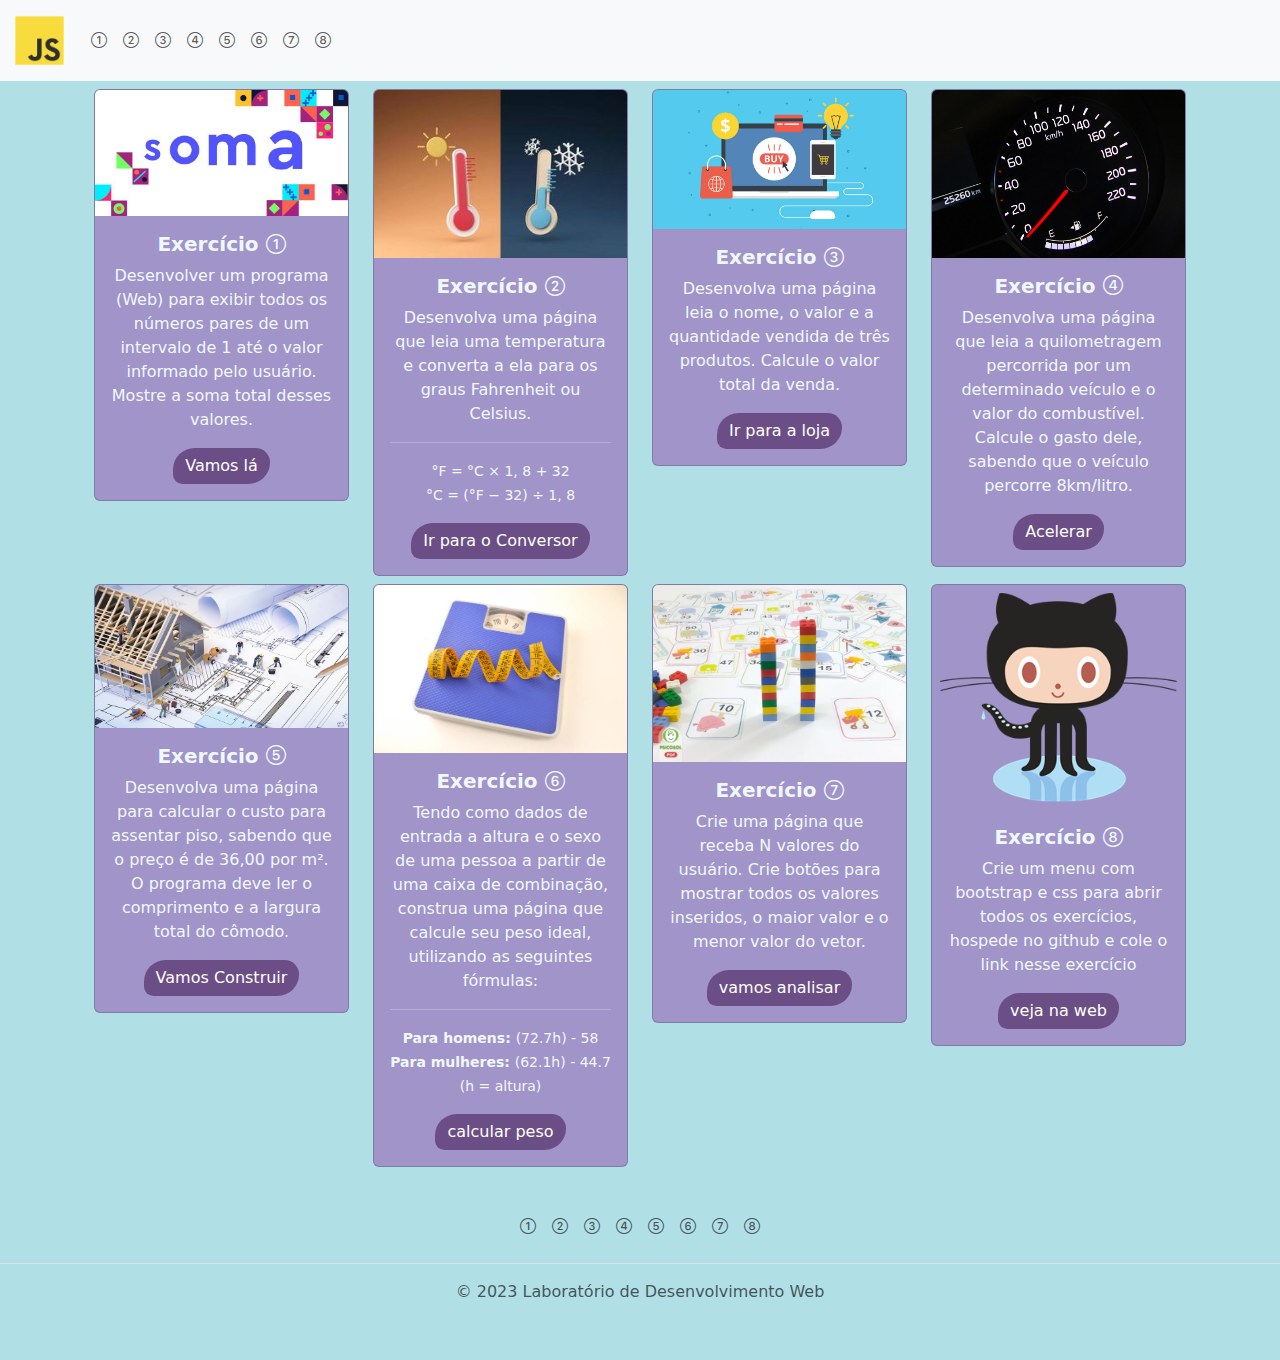
<file: index.html>
<!DOCTYPE html>
<html lang="en">

<head>
    <meta charset="UTF-8">
    <meta name="viewport" content="width=device-width, initial-scale=1.0">
    <title>lISTA DE JS</title>
    <link rel="stylesheet" href="bootstrap/css/bootstrap.min.css">
    <link rel="stylesheet" href="css/style.css">
    <link rel="stylesheet" href="bootstrap/icons/font/bootstrap-icons.css">
    <script src="bootstrap/js/bootstrap.min.js"></script>

</head>

<body>

    <!-- HEADER -->
    <nav class="navbar navbar-expand-lg bg-body-tertiary">
        <div class="container-fluid">
            <a class="navbar-brand" href="#"><img src="img/js.png" class="img-fluid" alt="..."></a>
            <button class="navbar-toggler" type="button" data-bs-toggle="collapse" data-bs-target="#navbarNav"
                aria-controls="navbarNav" aria-expanded="false" aria-label="Toggle navigation">
                <span class="navbar-toggler-icon"></span>
            </button>
            <div class="collapse navbar-collapse" id="navbarNav">
                <ul class="navbar-nav">
                    <li class="nav-item">
                        <a class="nav-link" aria-current="page" href="exercicios/exercicio1/index.html"> <i class="bi bi-1-circle"></i></a>
                    </li>
                    <li class="nav-item">
                        <a class="nav-link" href="exercicios/exercicio2/index.html"> <i class="bi bi-2-circle"></i></a>
                    </li>
                    <li class="nav-item">
                        <a class="nav-link" href="exercicios/exercicio3/index.html"> <i class="bi bi-3-circle"></i></a>
                    </li>
                    <li class="nav-item">
                        <a class="nav-link" aria-current="page" href="exercicios/exercicio4/index.html"> <i class="bi bi-4-circle"></i></a>
                    </li>
                    <li class="nav-item">
                        <a class="nav-link" href="exercicios/exercicio5/index.html"> <i class="bi bi-5-circle"></i></a>
                    </li>
                    <li class="nav-item">
                        <a class="nav-link" href="exercicios/exercicio6/index.html"> <i class="bi bi-6-circle"></i></a>
                    </li>
                    <li class="nav-item">
                        <a class="nav-link" href="exercicios/exercicio7/index.html"> <i class="bi bi-7-circle"></i></a>
                    </li>
                    <li class="nav-item">
                        <a class="nav-link" target="_blank" href="https://vilarimlucas.github.io/jsListLabWeb/"> <i class="bi bi-8-circle"></i></a>
                    </li>
                </ul>
            </div>
        </div>
    </nav>
    <!-- END HEADER -->




    <!-- CONTENT -->
    <div class="container text-center">
        <div class="row">
            <div class="col">

                <div class="container text-center">
                    <div class="row row-cols-1 row-cols-sm-2 row-cols-md-4 home">
                        <div class="col">
                            <div class="card">
                                <img src="img/soma.jpeg" class="card-img-top" alt="...">
                                <div class="card-body">
                                    <h5 class="card-title">Exercício <i class="bi bi-1-circle"></i></h5>
                                    <p class="card-text">Desenvolver um programa (Web) para exibir todos os números pares de um intervalo de 1 até o valor informado pelo usuário. Mostre a soma total desses valores.</p>
                                    <a href="exercicios/exercicio1/index.html" class="btn btn-primary">Vamos lá</a>
                                </div>
                            </div>
                        </div>
                        <div class="col">
                            <div class="card" >
                                <img src="img/temp.jpg" class="card-img-top" alt="...">
                                <div class="card-body">
                                    <h5 class="card-title">Exercício <i class="bi bi-2-circle"></i></h5>
                                    <p class="card-text">Desenvolva uma página que leia uma temperatura e converta a ela para os graus Fahrenheit ou Celsius.
                                        <hr><small>°F = °C × 1, 8 + 32 <br>°C = (°F − 32) ÷ 1, 8</small></p>
                                    <a href="exercicios/exercicio2/index.html" class="btn btn-primary">Ir para o Conversor</a>
                                </div>
                            </div>
                        </div>
                        <div class="col">
                            <div class="card" >
                                <img src="img/buy.jpg" class="card-img-top" alt="...">
                                <div class="card-body">
                                    <h5 class="card-title">Exercício <i class="bi bi-3-circle"></i></h5>
                                    <p class="card-text">Desenvolva uma página leia o nome, o valor e a quantidade vendida de três produtos. Calcule o valor total da venda.</p>
                                    <a href="exercicios/exercicio3/index.html" class="btn btn-primary">Ir para a loja</a>
                                </div>
                            </div>
                        </div>
                        <div class="col">
                            <div class="card" >
                                <img src="img/km.jpg" class="card-img-top" alt="...">
                                <div class="card-body">
                                    <h5 class="card-title">Exercício <i class="bi bi-4-circle"></i></h5>
                                    <p class="card-text">Desenvolva uma página que leia a quilometragem percorrida por um determinado veículo e o valor do combustível. Calcule o gasto dele, sabendo que o veículo percorre 8km/litro.</p>
                                    <a href="exercicios/exercicio4/index.html" class="btn btn-primary">Acelerar</a>
                                </div>
                            </div>
                        </div>
                        <div class="col">
                            <div class="card" >
                                <img src="img/civil.jpeg" class="card-img-top" alt="...">
                                <div class="card-body">
                                    <h5 class="card-title">Exercício <i class="bi bi-5-circle"></i></h5>
                                    <p class="card-text">Desenvolva uma página para calcular o custo para assentar piso, sabendo que o preço é de 36,00 por m². O programa deve ler o comprimento e a largura total do cômodo.</p>
                                    <a href="exercicios/exercicio5/index.html" class="btn btn-primary">Vamos Construir</a>
                                </div>
                            </div>
                        </div>
                        <div class="col">
                            <div class="card" >
                                <img src="img/peso.jpg" class="card-img-top" alt="...">
                                <div class="card-body">
                                    <h5 class="card-title">Exercício <i class="bi bi-6-circle"></i></h5>
                                    <p class="card-text">Tendo como dados de entrada a altura e o sexo de uma pessoa a partir de uma caixa de combinação, construa uma página que calcule seu peso ideal, utilizando as seguintes fórmulas: <small><hr> <b>Para homens: </b>(72.7h) - 58 <br> <b>Para mulheres: </b>(62.1h) - 44.7 (h = altura)</small> </p>
                                    <a href="exercicios/exercicio6/index.html" class="btn btn-primary">calcular peso</a>
                                </div>
                            </div>
                        </div>
                        <div class="col">
                            <div class="card" >
                                <img src="img/valor.webp" class="card-img-top" alt="...">
                                <div class="card-body">
                                    <h5 class="card-title">Exercício <i class="bi bi-7-circle"></i></h5>
                                    <p class="card-text">Crie uma página que receba N valores do usuário. Crie botões para mostrar todos os valores inseridos, o maior valor e o menor valor do vetor.</p>
                                    <a href="exercicios/exercicio7/index.html" class="btn btn-primary">vamos analisar</a>
                                </div>
                            </div>
                        </div>
                        <div class="col">
                            <div class="card" >
                                <img src="img/github.png" style="padding: 3%" class="card-img-top" alt="...">
                                <div class="card-body">
                                    <h5 class="card-title">Exercício <i class="bi bi-8-circle"></i></h5>
                                    <p class="card-text">Crie um menu com bootstrap e css para abrir todos os exercícios, hospede no github e cole o link nesse exercício</p>
                                    <a target="_blank" href="https://vilarimlucas.github.io/jsListLabWeb/" class="btn btn-primary">veja na web</a>
                                </div>
                            </div>
                        </div>
                    </div>
                </div>


            </div>
        </div>
    </div>
    <!-- END CONTENT -->



    <!-- FOOTER -->
    <footer class="py-3 my-4">
        <ul class="nav justify-content-center border-bottom pb-3 mb-3">
            <li class="nav-item"><a href="exercicios/exercicio1/index.html" class="nav-link px-2 text-muted"><i class="bi bi-1-circle"></i></a></li>
            <li class="nav-item"><a href="exercicios/exercicio2/index.html" class="nav-link px-2 text-muted"><i class="bi bi-2-circle"></i></a></li>
            <li class="nav-item"><a href="exercicios/exercicio3/index.html" class="nav-link px-2 text-muted"><i class="bi bi-3-circle"></i></a></li>
            <li class="nav-item"><a href="exercicios/exercicio4/index.html" class="nav-link px-2 text-muted"><i class="bi bi-4-circle"></i></a></li>
            <li class="nav-item"><a href="exercicios/exercicio5/index.html" class="nav-link px-2 text-muted"><i class="bi bi-5-circle"></i></a></li>
            <li class="nav-item"><a href="exercicios/exercicio6/index.html" class="nav-link px-2 text-muted"><i class="bi bi-6-circle"></i></a></li>
            <li class="nav-item"><a href="exercicios/exercicio7/index.html" class="nav-link px-2 text-muted"><i class="bi bi-7-circle"></i></a></li>
            <li class="nav-item"><a target="_blank" href="https://vilarimlucas.github.io/jsListLabWeb/" class="nav-link px-2 text-muted"><i class="bi bi-8-circle"></i></a></li>
        </ul>
        <p class="text-center text-muted">© 2023 Laboratório de Desenvolvimento Web</p>
    </footer>
    <!-- END FOOTER -->



</body>

</html>
</file>
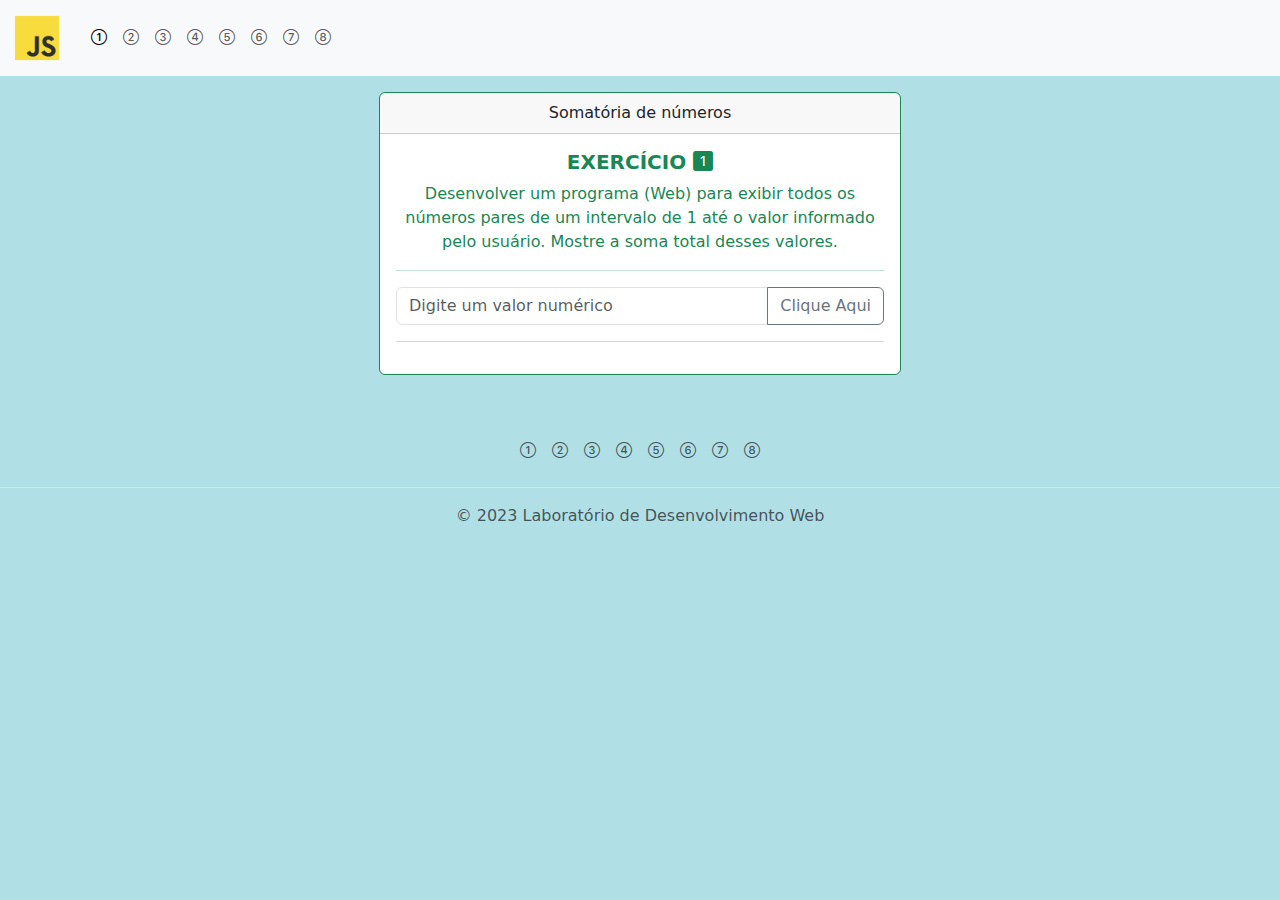
<file: exercicios/exercicio1/index.html>
<!DOCTYPE html>
<html lang="en">

<head>
    <meta charset="UTF-8">
    <meta name="viewport" content="width=device-width, initial-scale=1.0">
    <title>lISTA DE JS</title>
    <link rel="stylesheet" href="../../bootstrap/css/bootstrap.min.css">
    <link rel="stylesheet" href="../../css/style.css">
    <link rel="stylesheet" href="../../bootstrap/icons/font/bootstrap-icons.css">
    <script src="../../bootstrap/js/bootstrap.min.js"></script>

</head>

<body>

    <!-- HEADER -->
    <nav class="navbar navbar-expand-lg bg-body-tertiary">
        <div class="container-fluid">
            <a class="navbar-brand" href="../../index.html"><img src="../../img/js.png" class="img-fluid" width="5%"
                    alt="..."></a>
            <button class="navbar-toggler" type="button" data-bs-toggle="collapse" data-bs-target="#navbarNav"
                aria-controls="navbarNav" aria-expanded="false" aria-label="Toggle navigation">
                <span class="navbar-toggler-icon"></span>
            </button>
            <div class="collapse navbar-collapse" id="navbarNav">
                <ul class="navbar-nav">
                    <li class="nav-item">
                        <a class="nav-link active" aria-current="page"> <i class="bi bi-1-circle"></i></a>
                    </li>
                    <li class="nav-item">
                        <a class="nav-link" href="../exercicio2/index.html"> <i class="bi bi-2-circle"></i></a>
                    </li>
                    <li class="nav-item">
                        <a class="nav-link" href="../exercicio3/index.html"> <i class="bi bi-3-circle"></i></a>
                    </li>
                    <li class="nav-item">
                        <a class="nav-link" href="../exercicio4/index.html" aria-current="page"> <i class="bi bi-4-circle"></i></a>
                    </li>
                    <li class="nav-item">
                        <a class="nav-link" href="../exercicio5/index.html"> <i class="bi bi-5-circle"></i></a>
                    </li>
                    <li class="nav-item">
                        <a class="nav-link" href="../exercicio6/index.html"> <i class="bi bi-6-circle"></i></a>
                    </li>
                    <li class="nav-item">
                        <a class="nav-link" href="../exercicio7/index.html"> <i class="bi bi-7-circle"></i></a>
                    </li>
                    <li class="nav-item">
                        <a class="nav-link"  target="_blank" href="https://vilarimlucas.github.io/jsListLabWeb/"> <i class="bi bi-8-circle"></i></a>
                    </li>
                </ul>
            </div>
        </div>
    </nav>
    <!-- END HEADER -->




    <!-- CONTENT -->
    <div class="container text-center">
        <div class="row">
            <div class="col-md-6 offset-md-3">

                <div class="container text-center">
                    <div class="row">
                        <div class="col">

                            <div class="card border-success mb-3">
                                <div class="card-header">Somatória de números</div>
                                <div class="card-body text-success">
                                    <h5 class="card-title">EXERCÍCIO <i class="bi bi-1-square-fill"></i></h5>
                                    <p class="card-text">Desenvolver um programa (Web) para exibir todos os números
                                        pares de um intervalo de 1 até o valor informado pelo usuário. Mostre a soma
                                        total desses valores.</p>

                                    <hr>
                                    <!-- INÍCIO DO EXERCÍCIO -->
                                    <div class="input-group mb-3">
                                        <input type="number" class="form-control" id="num" placeholder="Digite um valor numérico"
                                            aria-label="Recipient's username" aria-describedby="button-addon2">
                                        <button class="btn btn-outline-secondary" id="btn" type="button"
                                            id="button-addon2">Clique Aqui</button>
                                    </div>
                                    <hr>
                                    <script src="script.js"></script>
                                    <div id="intervalo"></div>
                                    <div id="resultado"></div>


                                </div>
                            </div>

                        </div>
                    </div>
                </div>


            </div>
        </div>
    </div>
    <!-- END CONTENT -->



    <!-- FOOTER -->
    <footer class="py-3 my-4">
        <ul class="nav justify-content-center border-bottom pb-3 mb-3">
            <li class="nav-item active"><a class="nav-link px-2 text-muted"><i class="bi bi-1-circle"></i></a></li>
            <li class="nav-item"><a href="../exercicio2/index.html" class="nav-link px-2 text-muted"><i class="bi bi-2-circle"></i></a></li>
            <li class="nav-item"><a href="../exercicio3/index.html" class="nav-link px-2 text-muted"><i class="bi bi-3-circle"></i></a></li>
            <li class="nav-item"><a href="../exercicio4/index.html" class="nav-link px-2 text-muted"><i class="bi bi-4-circle"></i></a></li>
            <li class="nav-item"><a href="../exercicio5/index.html" class="nav-link px-2 text-muted"><i class="bi bi-5-circle"></i></a></li>
            <li class="nav-item"><a href="../exercicio6/index.html" class="nav-link px-2 text-muted"><i class="bi bi-6-circle"></i></a></li>
            <li class="nav-item"><a href="../exercicio7/index.html" class="nav-link px-2 text-muted"><i class="bi bi-7-circle"></i></a></li>
            <li class="nav-item"><a  target="_blank" href="https://vilarimlucas.github.io/jsListLabWeb/" class="nav-link px-2 text-muted"><i class="bi bi-8-circle"></i></a></li>
        </ul>
        <p class="text-center text-muted">© 2023 Laboratório de Desenvolvimento Web</p>
    </footer>
    <!-- END FOOTER -->



</body>

</html>
</file>
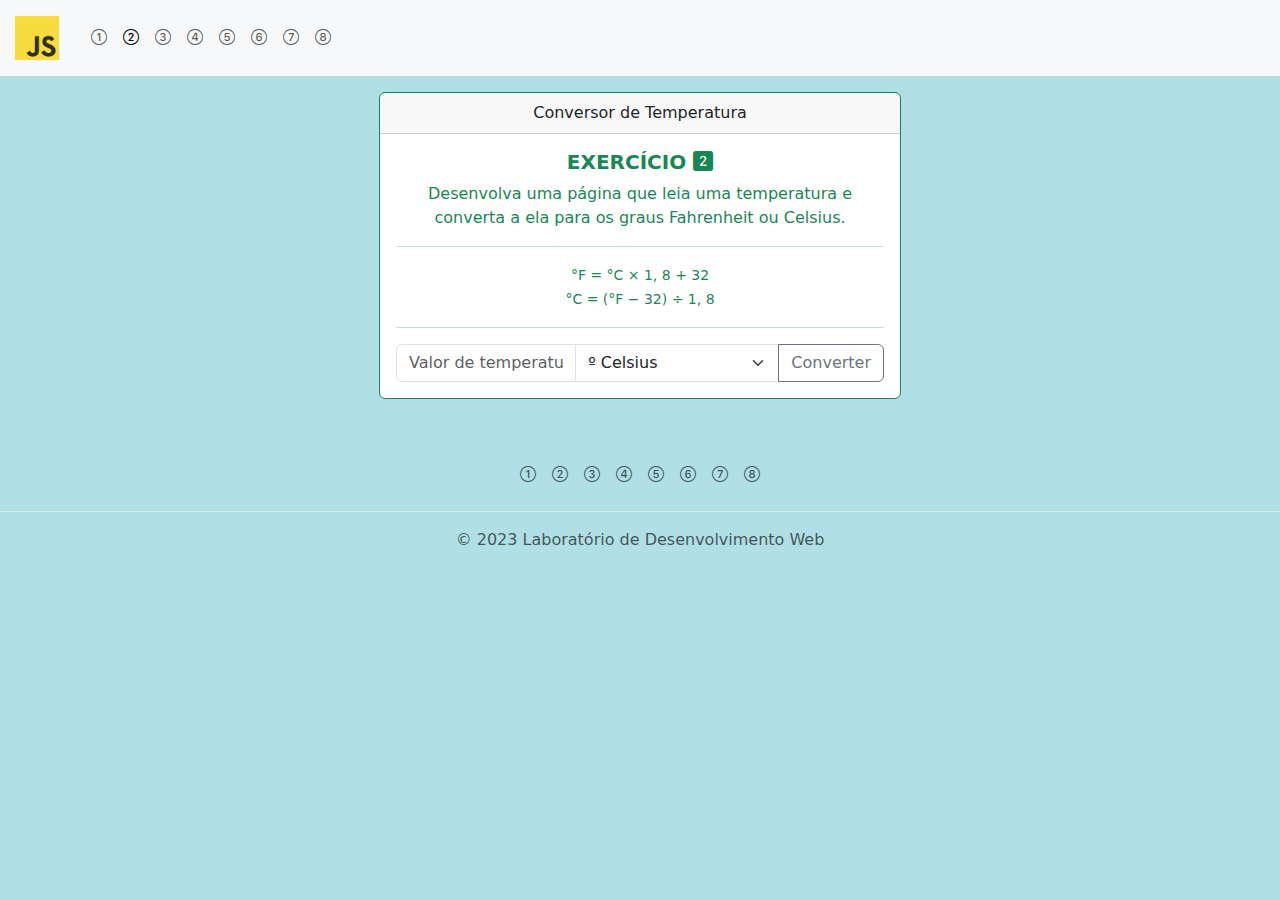
<file: exercicios/exercicio2/index.html>
<!DOCTYPE html>
<html lang="en">

<head>
    <meta charset="UTF-8">
    <meta name="viewport" content="width=device-width, initial-scale=1.0">
    <title>lISTA DE JS</title>
    <link rel="stylesheet" href="../../bootstrap/css/bootstrap.min.css">
    <link rel="stylesheet" href="../../css/style.css">
    <link rel="stylesheet" href="../../bootstrap/icons/font/bootstrap-icons.css">
    <script src="../../bootstrap/js/bootstrap.min.js"></script>

</head>

<body>

    <!-- HEADER -->
    <nav class="navbar navbar-expand-lg bg-body-tertiary">
        <div class="container-fluid">
            <a class="navbar-brand" href="../../index.html"><img src="../../img/js.png" class="img-fluid" width="5%"
                    alt="..."></a>
            <button class="navbar-toggler" type="button" data-bs-toggle="collapse" data-bs-target="#navbarNav"
                aria-controls="navbarNav" aria-expanded="false" aria-label="Toggle navigation">
                <span class="navbar-toggler-icon"></span>
            </button>
            <div class="collapse navbar-collapse" id="navbarNav">
                <ul class="navbar-nav">
                    <li class="nav-item">
                        <a class="nav-link" href="../exercicio1/index.html" aria-current="page"> <i
                                class="bi bi-1-circle"></i></a>
                    </li>
                    <li class="nav-item">
                        <a class="nav-link active"> <i class="bi bi-2-circle"></i></a>
                    </li>
                    <li class="nav-item">
                        <a class="nav-link" href="../exercicio3/index.html"> <i class="bi bi-3-circle"></i></a>
                    </li>
                    <li class="nav-item">
                        <a class="nav-link" aria-current="page" href="../exercicio4/index.html"> <i class="bi bi-4-circle"></i></a>
                    </li>
                    <li class="nav-item">
                        <a class="nav-link" href="../exercicio5/index.html"> <i class="bi bi-5-circle"></i></a>
                    </li>
                    <li class="nav-item">
                        <a class="nav-link" href="../exercicio6/index.html"> <i class="bi bi-6-circle"></i></a>
                    </li>
                    <li class="nav-item">
                        <a class="nav-link" href="../exercicio7/index.html"> <i class="bi bi-7-circle"></i></a>
                    </li>
                    <li class="nav-item">
                        <a class="nav-link"  target="_blank" href="https://vilarimlucas.github.io/jsListLabWeb/"> <i class="bi bi-8-circle"></i></a>
                    </li>
                </ul>
            </div>
        </div>
    </nav>
    <!-- END HEADER -->




    <!-- CONTENT -->
    <div class="container text-center">
        <div class="row">
            <div class="col-md-6 offset-md-3">

                <div class="container text-center">
                    <div class="row">
                        <div class="col">

                            <div class="card border-success mb-3">
                                <div class="card-header">Conversor de Temperatura</div>
                                <div class="card-body text-success">
                                    <h5 class="card-title">EXERCÍCIO <i class="bi bi-2-square-fill"></i></h5>
                                    <p class="card-text">Desenvolva uma página que leia uma temperatura e converta a ela
                                        para os graus Fahrenheit ou Celsius. <small>
                                            <hr>°F = °C × 1, 8 + 32 <br>°C = (°F − 32) ÷ 1, 8
                                            <hr>
                                        </small></p>


                                    <div class="input-group">
                                        <input type="text" class="form-control" id="temp" placeholder="Valor de temperatura"
                                            aria-label="Dollar amount (with dot and two decimal places)">
                                        <select class="form-select" id="grau"
                                            aria-label="Example select with button addon">
                                            <option value="celcius">º Celsius</option>
                                            <option value="farenheit">º Farenheit</option>
                                        </select>
                                        <button class="btn btn-outline-secondary" id="btn" type="button">Converter</button>
                                    </div>
                                    <script src="script.js"></script>
                                    <div id="resultado"></div>

                                </div>
                            </div>

                        </div>
                    </div>
                </div>


            </div>
        </div>
    </div>
    <!-- END CONTENT -->



    <!-- FOOTER -->
    <footer class="py-3 my-4">
        <ul class="nav justify-content-center border-bottom pb-3 mb-3">
            <li class="nav-item"><a href="../exercicio1/index.html" class="nav-link px-2 text-muted"><i
                        class="bi bi-1-circle"></i></a></li>
            <li class="nav-item active"><a class="nav-link px-2 text-muted"><i class="bi bi-2-circle"></i></a></li>
            <li class="nav-item"><a href="../exercicio3/index.html" class="nav-link px-2 text-muted"><i class="bi bi-3-circle"></i></a></li>
            <li class="nav-item"><a href="../exercicio4/index.html" class="nav-link px-2 text-muted"><i class="bi bi-4-circle"></i></a></li>
            <li class="nav-item"><a href="../exercicio5/index.html" class="nav-link px-2 text-muted"><i class="bi bi-5-circle"></i></a></li>
            <li class="nav-item"><a href="../exercicio6/index.html" class="nav-link px-2 text-muted"><i class="bi bi-6-circle"></i></a></li>
            <li class="nav-item"><a href="../exercicio7/index.html" class="nav-link px-2 text-muted"><i class="bi bi-7-circle"></i></a></li>
            <li class="nav-item"><a  target="_blank" href="https://vilarimlucas.github.io/jsListLabWeb/" class="nav-link px-2 text-muted"><i class="bi bi-8-circle"></i></a></li>
        </ul>
        <p class="text-center text-muted">© 2023 Laboratório de Desenvolvimento Web</p>
    </footer>
    <!-- END FOOTER -->



</body>

</html>
</file>
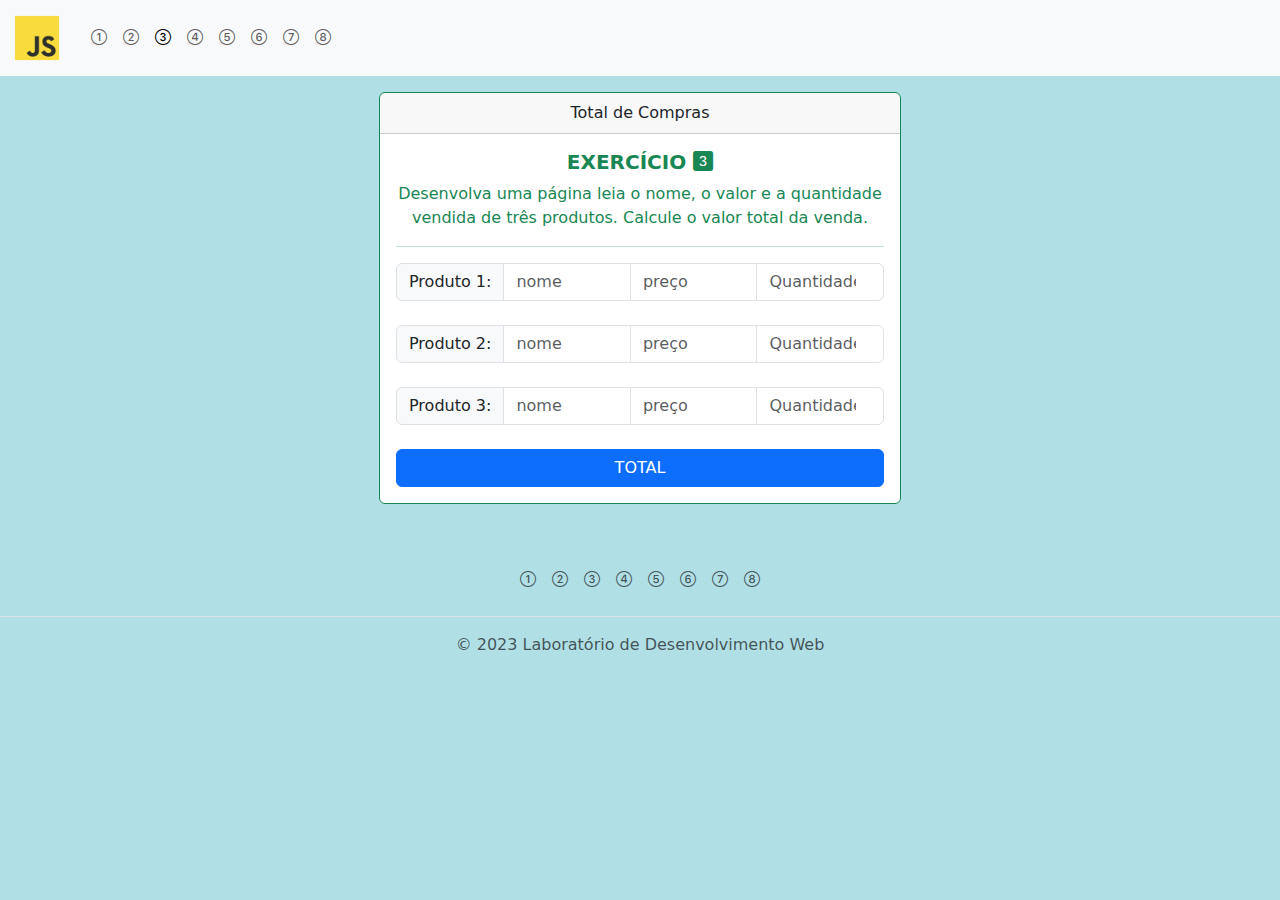
<file: exercicios/exercicio3/index.html>
<!DOCTYPE html>
<html lang="en">

<head>
    <meta charset="UTF-8">
    <meta name="viewport" content="width=device-width, initial-scale=1.0">
    <title>lISTA DE JS</title>
    <link rel="stylesheet" href="../../bootstrap/css/bootstrap.min.css">
    <link rel="stylesheet" href="../../css/style.css">
    <link rel="stylesheet" href="../../bootstrap/icons/font/bootstrap-icons.css">
    <script src="../../bootstrap/js/bootstrap.min.js"></script>

</head>

<body>

    <!-- HEADER -->
    <nav class="navbar navbar-expand-lg bg-body-tertiary">
        <div class="container-fluid">
            <a class="navbar-brand" href="../../index.html"><img src="../../img/js.png" class="img-fluid" width="5%"
                    alt="..."></a>
            <button class="navbar-toggler" type="button" data-bs-toggle="collapse" data-bs-target="#navbarNav"
                aria-controls="navbarNav" aria-expanded="false" aria-label="Toggle navigation">
                <span class="navbar-toggler-icon"></span>
            </button>
            <div class="collapse navbar-collapse" id="navbarNav">
                <ul class="navbar-nav">
                    <li class="nav-item">
                        <a class="nav-link" href="../exercicio1/index.html" aria-current="page"> <i
                                class="bi bi-1-circle"></i></a>
                    </li>
                    <li class="nav-item">
                        <a class="nav-link" href="../exercicio2/index.html"> <i class="bi bi-2-circle"></i></a>
                    </li>
                    <li class="nav-item">
                        <a class="nav-link active"> <i class="bi bi-3-circle"></i></a>
                    </li>
                    <li class="nav-item">
                        <a class="nav-link" aria-current="page" href="../exercicio4/index.html"> <i
                                class="bi bi-4-circle"></i></a>
                    </li>
                    <li class="nav-item">
                        <a class="nav-link" href="../exercicio5/index.html"> <i class="bi bi-5-circle"></i></a>
                    </li>
                    <li class="nav-item">
                        <a class="nav-link" href="../exercicio6/index.html"> <i class="bi bi-6-circle"></i></a>
                    </li>
                    <li class="nav-item">
                        <a class="nav-link" href="../exercicio7/index.html"> <i class="bi bi-7-circle"></i></a>
                    </li>
                    <li class="nav-item">
                        <a class="nav-link"   target="_blank" href="https://vilarimlucas.github.io/jsListLabWeb/"> <i class="bi bi-8-circle"></i></a>
                    </li>
                </ul>
            </div>
        </div>
    </nav>
    <!-- END HEADER -->




    <!-- CONTENT -->
    <div class="container text-center">
        <div class="row">
            <div class="col-md-6 offset-md-3">

                <div class="container text-center">
                    <div class="row">
                        <div class="col">

                            <div class="card border-success mb-3">
                                <div class="card-header">Total de Compras</div>
                                <div class="card-body text-success">
                                    <h5 class="card-title">EXERCÍCIO <i class="bi bi-3-square-fill"></i></h5>
                                    <p class="card-text">Desenvolva uma página leia o nome, o valor e a quantidade
                                        vendida de três produtos. Calcule o valor total da venda.</p>

                                    <hr>
                                    <div class="input-group">
                                        <span class="input-group-text">Produto 1: </span>
                                        <input type="text" aria-label="First name" class="form-control"
                                            placeholder="nome" id="nome1" required>
                                        <input type="number" aria-label="Last name" class="form-control"
                                            placeholder="preço" id="preco1" required>
                                        <input type="number" aria-label="Last name" class="form-control"
                                            placeholder="Quantidade" id="qnt1" required>
                                    </div>
                                    <br>
                                    <div class="input-group">
                                        <span class="input-group-text">Produto 2: </span>
                                        <input type="text" aria-label="First name" class="form-control"
                                            placeholder="nome" id="nome2" required>
                                        <input type="number" aria-label="Last name" class="form-control"
                                            placeholder="preço" id="preco2" required>
                                        <input type="number" aria-label="Last name" class="form-control"
                                            placeholder="Quantidade" id="qnt2" required>
                                    </div>
                                    <br>
                                    <div class="input-group">
                                        <span class="input-group-text">Produto 3: </span>
                                        <input type="text" aria-label="First name" class="form-control"
                                            placeholder="nome" id="nome3" required>
                                        <input type="number" aria-label="Last name" class="form-control"
                                            placeholder="preço" id="preco3" required>
                                        <input type="number" aria-label="Last name" class="form-control"
                                            placeholder="Quantidade" id="qnt3" required>
                                    </div>
                                    <br>
                                    <div class="d-grid gap-2">
                                        <button class="btn btn-primary" type="button" id="btn">TOTAL</button>
                                    </div>



                                    <script src="script.js"></script>
                                    <div id="resultado"></div>

                                </div>
                            </div>

                        </div>
                    </div>
                </div>


            </div>
        </div>
    </div>
    <!-- END CONTENT -->



    <!-- FOOTER -->
    <footer class="py-3 my-4">
        <ul class="nav justify-content-center border-bottom pb-3 mb-3">
            <li class="nav-item"><a href="../exercicio1/index.html" class="nav-link px-2 text-muted"><i
                        class="bi bi-1-circle"></i></a></li>
            <li class="nav-item"><a href="../exercicio2/index.html" class="nav-link px-2 text-muted"><i
                        class="bi bi-2-circle"></i></a></li>
            <li class="nav-item active"><a class="nav-link px-2 text-muted"><i class="bi bi-3-circle"></i></a></li>
            <li class="nav-item"><a href="../exercicio4/index.html" class="nav-link px-2 text-muted"><i
                        class="bi bi-4-circle"></i></a></li>
            <li class="nav-item"><a href="../exercicio5/index.html" class="nav-link px-2 text-muted"><i
                        class="bi bi-5-circle"></i></a></li>
            <li class="nav-item"><a href="../exercicio6/index.html" class="nav-link px-2 text-muted"><i
                        class="bi bi-6-circle"></i></a></li>
            <li class="nav-item"><a href="../exercicio7/index.html" class="nav-link px-2 text-muted"><i
                        class="bi bi-7-circle"></i></a></li>
            <li class="nav-item"><a   target="_blank" href="https://vilarimlucas.github.io/jsListLabWeb/" class="nav-link px-2 text-muted"><i
                        class="bi bi-8-circle"></i></a></li>
        </ul>
        <p class="text-center text-muted">© 2023 Laboratório de Desenvolvimento Web</p>
    </footer>
    <!-- END FOOTER -->



</body>

</html>
</file>
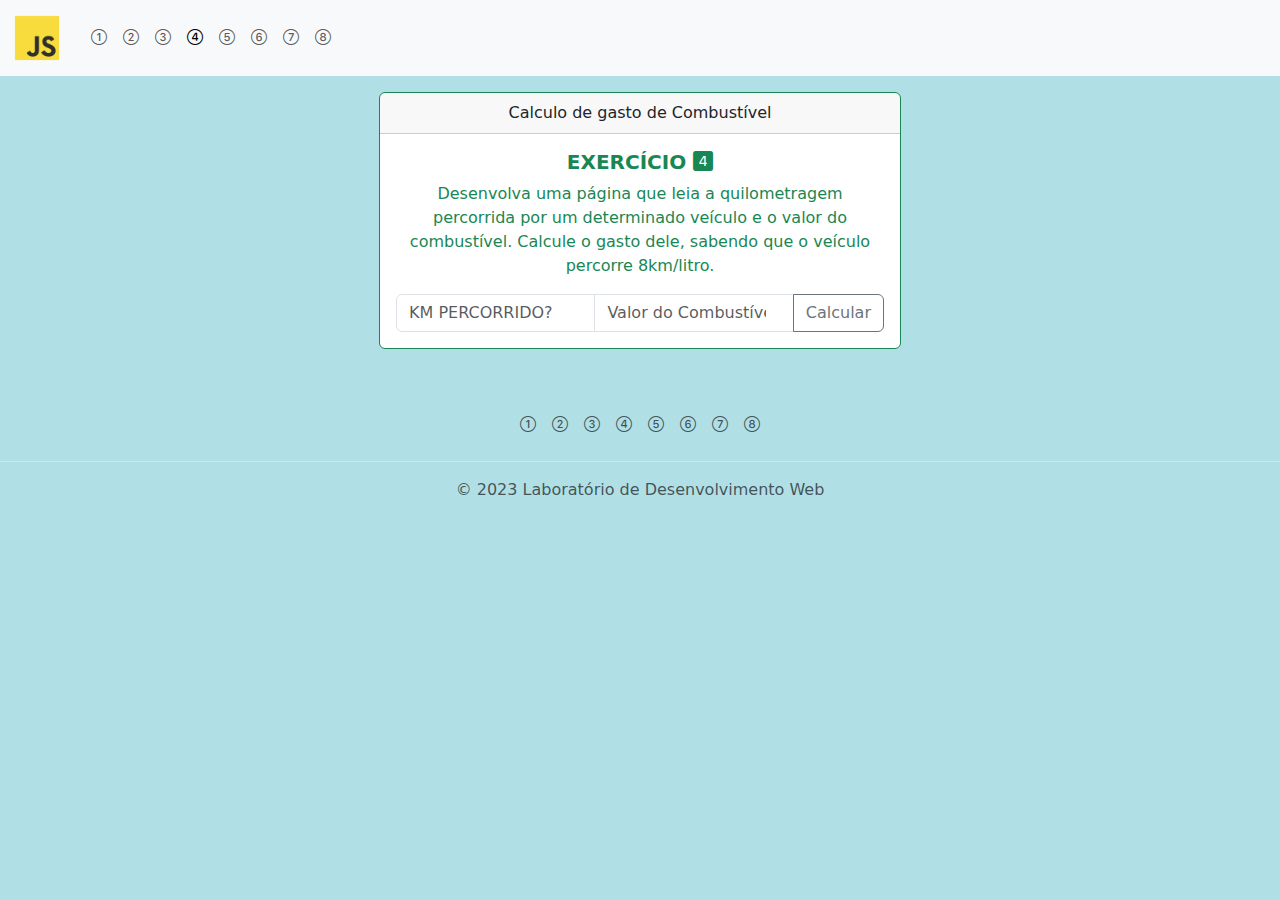
<file: exercicios/exercicio4/index.html>
<!DOCTYPE html>
<html lang="en">

<head>
    <meta charset="UTF-8">
    <meta name="viewport" content="width=device-width, initial-scale=1.0">
    <title>lISTA DE JS</title>
    <link rel="stylesheet" href="../../bootstrap/css/bootstrap.min.css">
    <link rel="stylesheet" href="../../css/style.css">
    <link rel="stylesheet" href="../../bootstrap/icons/font/bootstrap-icons.css">
    <script src="../../bootstrap/js/bootstrap.min.js"></script>

</head>

<body>

    <!-- HEADER -->
    <nav class="navbar navbar-expand-lg bg-body-tertiary">
        <div class="container-fluid">
            <a class="navbar-brand" href="../../index.html"><img src="../../img/js.png" class="img-fluid" width="5%"
                    alt="..."></a>
            <button class="navbar-toggler" type="button" data-bs-toggle="collapse" data-bs-target="#navbarNav"
                aria-controls="navbarNav" aria-expanded="false" aria-label="Toggle navigation">
                <span class="navbar-toggler-icon"></span>
            </button>
            <div class="collapse navbar-collapse" id="navbarNav">
                <ul class="navbar-nav">
                    <li class="nav-item">
                        <a class="nav-link" href="../exercicio1/index.html" aria-current="page"> <i
                                class="bi bi-1-circle"></i></a>
                    </li>
                    <li class="nav-item">
                        <a class="nav-link" href="../exercicio2/index.html"> <i class="bi bi-2-circle"></i></a>
                    </li>
                    <li class="nav-item">
                        <a class="nav-link"  href="../exercicio3/index.html"> <i class="bi bi-3-circle"></i></a>
                    </li>
                    <li class="nav-item">
                        <a class="nav-link active" aria-current="page"> <i
                                class="bi bi-4-circle"></i></a>
                    </li>
                    <li class="nav-item">
                        <a class="nav-link" href="../exercicio5/index.html"> <i class="bi bi-5-circle"></i></a>
                    </li>
                    <li class="nav-item">
                        <a class="nav-link" href="../exercicio6/index.html"> <i class="bi bi-6-circle"></i></a>
                    </li>
                    <li class="nav-item">
                        <a class="nav-link" href="../exercicio7/index.html"> <i class="bi bi-7-circle"></i></a>
                    </li>
                    <li class="nav-item">
                        <a class="nav-link"   target="_blank" href="https://vilarimlucas.github.io/jsListLabWeb/"> <i class="bi bi-8-circle"></i></a>
                    </li>
                </ul>
            </div>
        </div>
    </nav>
    <!-- END HEADER -->




    <!-- CONTENT -->
    <div class="container text-center">
        <div class="row">
            <div class="col-md-6 offset-md-3">

                <div class="container text-center">
                    <div class="row">
                        <div class="col">

                            <div class="card border-success mb-3">
                                <div class="card-header">Calculo de gasto de Combustível</div>
                                <div class="card-body text-success">
                                    <h5 class="card-title">EXERCÍCIO <i class="bi bi-4-square-fill"></i></h5>
                                    <p class="card-text">Desenvolva uma página que leia a quilometragem percorrida por
                                        um determinado veículo e o valor do combustível. Calcule o gasto dele, sabendo
                                        que o veículo percorre 8km/litro.</p>


                                    <div class="input-group">
                                        <input type="number" class="form-control" id="km" placeholder="KM PERCORRIDO? "
                                            aria-label="Dollar amount (with dot and two decimal places)" required>
                                        <input type="number" class="form-control" id="custo" placeholder="Valor do Combustível (R$/litro)"
                                            aria-label="Dollar amount (with dot and two decimal places)" required>

                                        <button class="btn btn-outline-secondary" id="btn"
                                            type="button">Calcular</button>
                                    </div>
                                    <script src="script.js"></script>
                                    <div id="resultado"></div>

                                </div>
                            </div>

                        </div>
                    </div>
                </div>


            </div>
        </div>
    </div>
    <!-- END CONTENT -->



    <!-- FOOTER -->
    <footer class="py-3 my-4">
        <ul class="nav justify-content-center border-bottom pb-3 mb-3">
            <li class="nav-item"><a href="../exercicio1/index.html" class="nav-link px-2 text-muted"><i
                        class="bi bi-1-circle"></i></a></li>
            <li class="nav-item"><a href="../exercicio2/index.html" class="nav-link px-2 text-muted"><i
                        class="bi bi-2-circle"></i></a></li>
            <li class="nav-item"><a href="../exercicio3/index.html" class="nav-link px-2 text-muted"><i class="bi bi-3-circle"></i></a></li>
            <li class="nav-item active"><a class="nav-link px-2 text-muted"><i
                        class="bi bi-4-circle"></i></a></li>
            <li class="nav-item"><a href="../exercicio5/index.html" class="nav-link px-2 text-muted"><i
                        class="bi bi-5-circle"></i></a></li>
            <li class="nav-item"><a href="../exercicio6/index.html" class="nav-link px-2 text-muted"><i
                        class="bi bi-6-circle"></i></a></li>
            <li class="nav-item"><a href="../exercicio7/index.html" class="nav-link px-2 text-muted"><i
                        class="bi bi-7-circle"></i></a></li>
            <li class="nav-item"><a   target="_blank" href="https://vilarimlucas.github.io/jsListLabWeb/" class="nav-link px-2 text-muted"><i
                        class="bi bi-8-circle"></i></a></li>
        </ul>
        <p class="text-center text-muted">© 2023 Laboratório de Desenvolvimento Web</p>
    </footer>
    <!-- END FOOTER -->



</body>

</html>
</file>
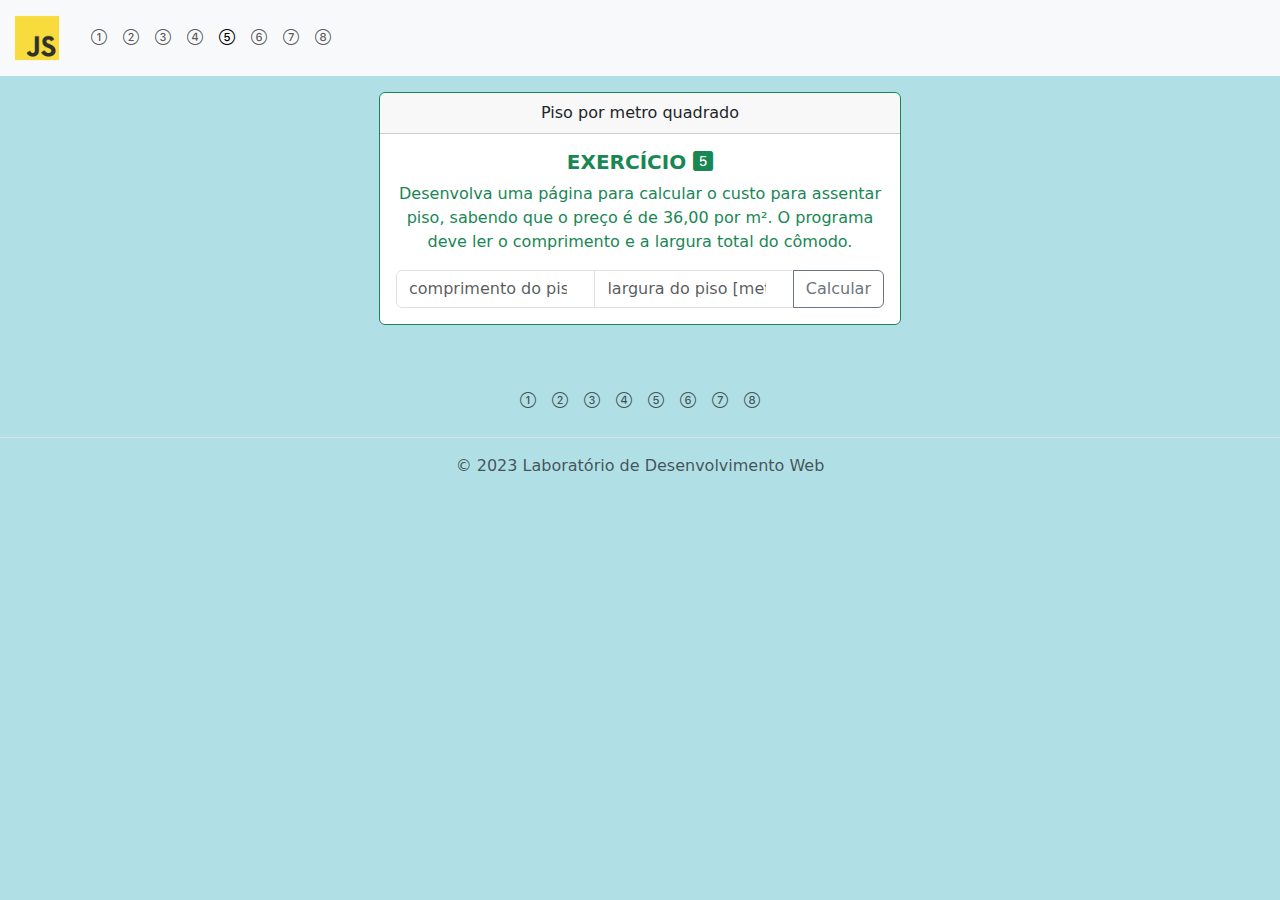
<file: exercicios/exercicio5/index.html>
<!DOCTYPE html>
<html lang="en">

<head>
    <meta charset="UTF-8">
    <meta name="viewport" content="width=device-width, initial-scale=1.0">
    <title>lISTA DE JS</title>
    <link rel="stylesheet" href="../../bootstrap/css/bootstrap.min.css">
    <link rel="stylesheet" href="../../css/style.css">
    <link rel="stylesheet" href="../../bootstrap/icons/font/bootstrap-icons.css">
    <script src="../../bootstrap/js/bootstrap.min.js"></script>

</head>

<body>

    <!-- HEADER -->
    <nav class="navbar navbar-expand-lg bg-body-tertiary">
        <div class="container-fluid">
            <a class="navbar-brand" href="../../index.html"><img src="../../img/js.png" class="img-fluid" width="5%"
                    alt="..."></a>
            <button class="navbar-toggler" type="button" data-bs-toggle="collapse" data-bs-target="#navbarNav"
                aria-controls="navbarNav" aria-expanded="false" aria-label="Toggle navigation">
                <span class="navbar-toggler-icon"></span>
            </button>
            <div class="collapse navbar-collapse" id="navbarNav">
                <ul class="navbar-nav">
                    <li class="nav-item">
                        <a class="nav-link" href="../exercicio1/index.html" aria-current="page"> <i
                                class="bi bi-1-circle"></i></a>
                    </li>
                    <li class="nav-item">
                        <a class="nav-link" href="../exercicio2/index.html"> <i class="bi bi-2-circle"></i></a>
                    </li>
                    <li class="nav-item">
                        <a class="nav-link"  href="../exercicio3/index.html"> <i class="bi bi-3-circle"></i></a>
                    </li>
                    <li class="nav-item">
                        <a class="nav-link" href="../exercicio4/index.html" aria-current="page"> <i
                                class="bi bi-4-circle"></i></a>
                    </li>
                    <li class="nav-item">
                        <a class="nav-link active"> <i class="bi bi-5-circle"></i></a>
                    </li>
                    <li class="nav-item">
                        <a class="nav-link" href="../exercicio6/index.html"> <i class="bi bi-6-circle"></i></a>
                    </li>
                    <li class="nav-item">
                        <a class="nav-link" href="../exercicio7/index.html"> <i class="bi bi-7-circle"></i></a>
                    </li>
                    <li class="nav-item">
                        <a class="nav-link"   target="_blank" href="https://vilarimlucas.github.io/jsListLabWeb/"> <i class="bi bi-8-circle"></i></a>
                    </li>
                </ul>
            </div>
        </div>
    </nav>
    <!-- END HEADER -->




    <!-- CONTENT -->
    <div class="container text-center">
        <div class="row">
            <div class="col-md-6 offset-md-3">

                <div class="container text-center">
                    <div class="row">
                        <div class="col">

                            <div class="card border-success mb-3">
                                <div class="card-header">Piso por metro quadrado</div>
                                <div class="card-body text-success">
                                    <h5 class="card-title">EXERCÍCIO <i class="bi bi-5-square-fill"></i></h5>
                                    <p class="card-text">Desenvolva uma página para calcular o custo para assentar piso, sabendo que o preço é de 36,00 por m². O programa deve ler o comprimento e a largura total do cômodo.</p>


                                    <div class="input-group">
                                        <input type="number" class="form-control" id="comp" placeholder="comprimento do piso [metros]"
                                            aria-label="Dollar amount (with dot and two decimal places)" required>
                                        <input type="number" class="form-control" id="larg" placeholder="largura do piso [metros]"
                                            aria-label="Dollar amount (with dot and two decimal places)" required>

                                        <button class="btn btn-outline-secondary" id="btn"
                                            type="button">Calcular</button>
                                    </div>
                                    <script src="script.js"></script>
                                    <div id="resultado"></div>

                                </div>
                            </div>

                        </div>
                    </div>
                </div>


            </div>
        </div>
    </div>
    <!-- END CONTENT -->



    <!-- FOOTER -->
    <footer class="py-3 my-4">
        <ul class="nav justify-content-center border-bottom pb-3 mb-3">
            <li class="nav-item"><a href="../exercicio1/index.html" class="nav-link px-2 text-muted"><i
                        class="bi bi-1-circle"></i></a></li>
            <li class="nav-item"><a href="../exercicio2/index.html" class="nav-link px-2 text-muted"><i
                        class="bi bi-2-circle"></i></a></li>
            <li class="nav-item"><a href="../exercicio3/index.html" class="nav-link px-2 text-muted"><i class="bi bi-3-circle"></i></a></li>
            <li class="nav-item"><a href="../exercicio4/index.html" class="nav-link px-2 text-muted"><i
                        class="bi bi-4-circle"></i></a></li>
            <li class="nav-item active"><a class="nav-link px-2 text-muted"><i
                        class="bi bi-5-circle"></i></a></li>
            <li class="nav-item"><a href="../exercicio6/index.html" class="nav-link px-2 text-muted"><i
                        class="bi bi-6-circle"></i></a></li>
            <li class="nav-item"><a href="../exercicio7/index.html" class="nav-link px-2 text-muted"><i
                        class="bi bi-7-circle"></i></a></li>
            <li class="nav-item"><a   target="_blank" href="https://vilarimlucas.github.io/jsListLabWeb/" class="nav-link px-2 text-muted"><i
                        class="bi bi-8-circle"></i></a></li>
        </ul>
        <p class="text-center text-muted">© 2023 Laboratório de Desenvolvimento Web</p>
    </footer>
    <!-- END FOOTER -->



</body>

</html>
</file>
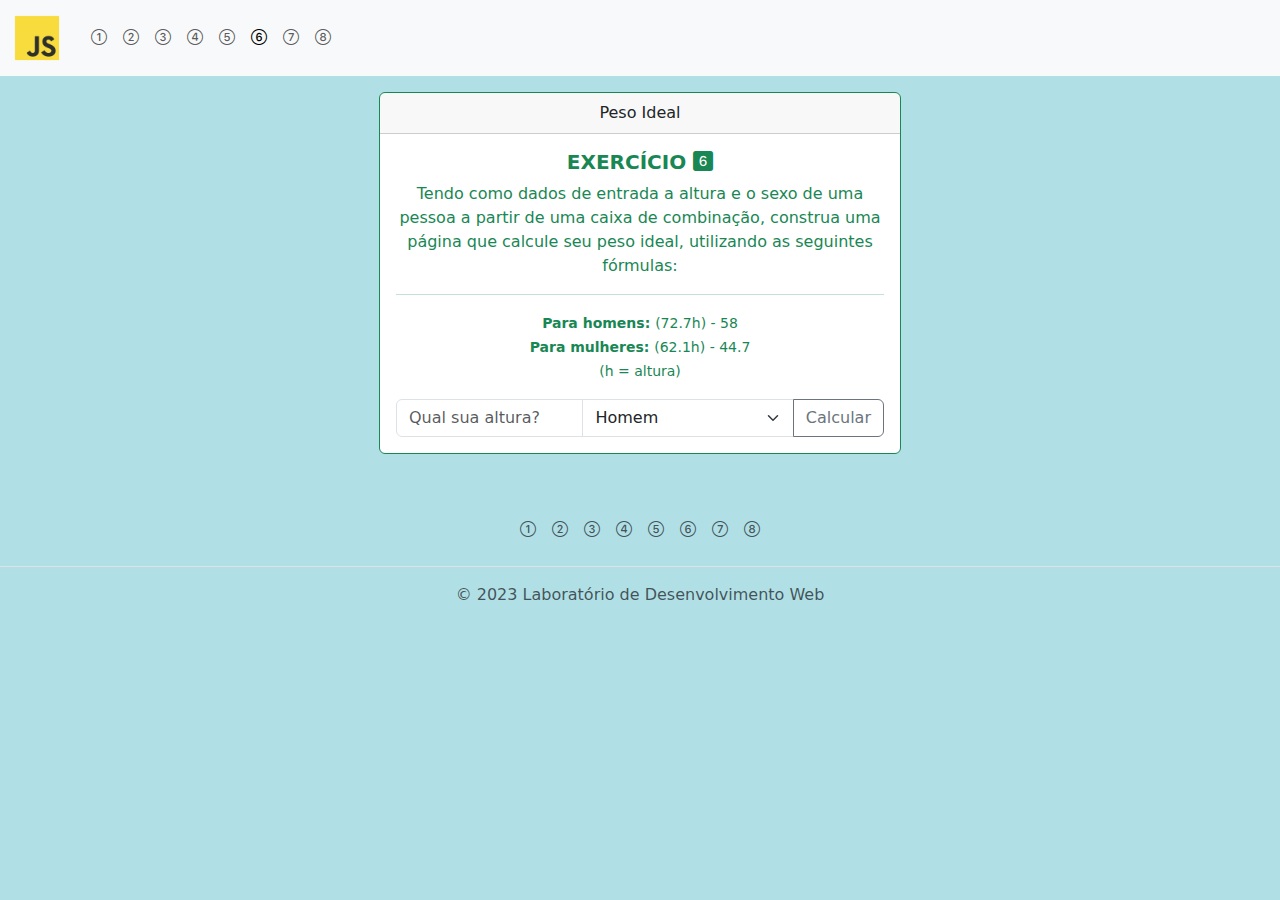
<file: exercicios/exercicio6/index.html>
<!DOCTYPE html>
<html lang="en">

<head>
    <meta charset="UTF-8">
    <meta name="viewport" content="width=device-width, initial-scale=1.0">
    <title>lISTA DE JS</title>
    <link rel="stylesheet" href="../../bootstrap/css/bootstrap.min.css">
    <link rel="stylesheet" href="../../css/style.css">
    <link rel="stylesheet" href="../../bootstrap/icons/font/bootstrap-icons.css">
    <script src="../../bootstrap/js/bootstrap.min.js"></script>

</head>

<body>

    <!-- HEADER -->
    <nav class="navbar navbar-expand-lg bg-body-tertiary">
        <div class="container-fluid">
            <a class="navbar-brand" href="../../index.html"><img src="../../img/js.png" class="img-fluid" width="5%"
                    alt="..."></a>
            <button class="navbar-toggler" type="button" data-bs-toggle="collapse" data-bs-target="#navbarNav"
                aria-controls="navbarNav" aria-expanded="false" aria-label="Toggle navigation">
                <span class="navbar-toggler-icon"></span>
            </button>
            <div class="collapse navbar-collapse" id="navbarNav">
                <ul class="navbar-nav">
                    <li class="nav-item">
                        <a class="nav-link" href="../exercicio1/index.html" aria-current="page"> <i
                                class="bi bi-1-circle"></i></a>
                    </li>
                    <li class="nav-item">
                        <a class="nav-link" href="../exercicio2/index.html"> <i class="bi bi-2-circle"></i></a>
                    </li>
                    <li class="nav-item">
                        <a class="nav-link" href="../exercicio3/index.html"> <i class="bi bi-3-circle"></i></a>
                    </li>
                    <li class="nav-item">
                        <a class="nav-link" href="../exercicio4/index.html" aria-current="page"> <i
                                class="bi bi-4-circle"></i></a>
                    </li>
                    <li class="nav-item">
                        <a class="nav-link" href="../exercicio5/index.html"> <i class="bi bi-5-circle"></i></a>
                    </li>
                    <li class="nav-item">
                        <a class="nav-link active"> <i class="bi bi-6-circle"></i></a>
                    </li>
                    <li class="nav-item">
                        <a class="nav-link" href="../exercicio7/index.html"> <i class="bi bi-7-circle"></i></a>
                    </li>
                    <li class="nav-item">
                        <a class="nav-link"   target="_blank" href="https://vilarimlucas.github.io/jsListLabWeb/"> <i class="bi bi-8-circle"></i></a>
                    </li>
                </ul>
            </div>
        </div>
    </nav>
    <!-- END HEADER -->




    <!-- CONTENT -->
    <div class="container text-center">
        <div class="row">
            <div class="col-md-6 offset-md-3">

                <div class="container text-center">
                    <div class="row">
                        <div class="col">

                            <div class="card border-success mb-3">
                                <div class="card-header">Peso Ideal</div>
                                <div class="card-body text-success">
                                    <h5 class="card-title">EXERCÍCIO <i class="bi bi-6-square-fill"></i></h5>
                                    <p class="card-text">Tendo como dados de entrada a altura e o sexo de uma pessoa a
                                        partir de uma caixa de combinação, construa uma página que calcule seu peso
                                        ideal, utilizando as seguintes fórmulas: <small>
                                            <hr> <b>Para homens: </b>(72.7h) - 58 <br> <b>Para mulheres: </b>(62.1h) -
                                            44.7 <br>(h = altura)
                                        </small> </p>


                                    <div class="input-group">
                                        <input type="text" class="form-control" id="altura" placeholder="Qual sua altura? "
                                            aria-label="Dollar amount (with dot and two decimal places)">
                                        <select class="form-select" id="sexo"
                                            aria-label="Example select with button addon">
                                            <option value="masc">Homem</option>
                                            <option value="fem">Mulher</option>
                                        </select>

                                        <button class="btn btn-outline-secondary" id="btn"
                                            type="button">Calcular</button>
                                    </div>
                                    <script src="script.js"></script>
                                    <div id="resultado"></div>

                                </div>
                            </div>

                        </div>
                    </div>
                </div>


            </div>
        </div>
    </div>
    <!-- END CONTENT -->



    <!-- FOOTER -->
    <footer class="py-3 my-4">
        <ul class="nav justify-content-center border-bottom pb-3 mb-3">
            <li class="nav-item"><a href="../exercicio1/index.html" class="nav-link px-2 text-muted"><i
                        class="bi bi-1-circle"></i></a></li>
            <li class="nav-item"><a href="../exercicio2/index.html" class="nav-link px-2 text-muted"><i
                        class="bi bi-2-circle"></i></a></li>
            <li class="nav-item"><a href="../exercicio3/index.html" class="nav-link px-2 text-muted"><i
                        class="bi bi-3-circle"></i></a></li>
            <li class="nav-item"><a href="../exercicio4/index.html" class="nav-link px-2 text-muted"><i
                        class="bi bi-4-circle"></i></a></li>
            <li class="nav-item"><a href="../exercicio5/index.html" class="nav-link px-2 text-muted"><i
                        class="bi bi-5-circle"></i></a></li>
            <li class="nav-item active"><a class="nav-link px-2 text-muted"><i class="bi bi-6-circle"></i></a></li>
            <li class="nav-item"><a href="../exercicio7/index.html" class="nav-link px-2 text-muted"><i
                        class="bi bi-7-circle"></i></a></li>
            <li class="nav-item"><a   target="_blank" href="https://vilarimlucas.github.io/jsListLabWeb/" class="nav-link px-2 text-muted"><i
                        class="bi bi-8-circle"></i></a></li>
        </ul>
        <p class="text-center text-muted">© 2023 Laboratório de Desenvolvimento Web</p>
    </footer>
    <!-- END FOOTER -->



</body>

</html>
</file>
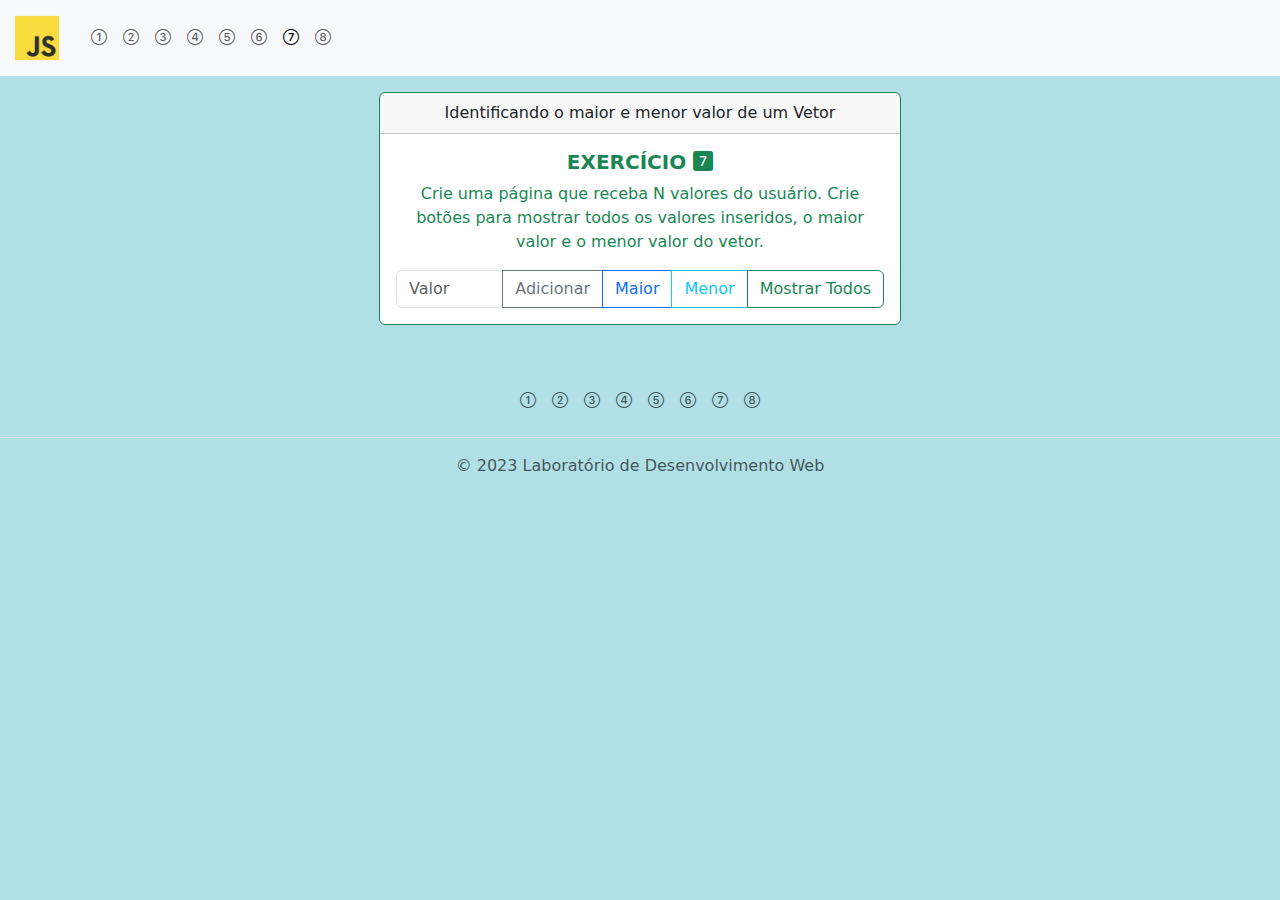
<file: exercicios/exercicio7/index.html>
<!DOCTYPE html>
<html lang="en">

<head>
    <meta charset="UTF-8">
    <meta name="viewport" content="width=device-width, initial-scale=1.0">
    <title>lISTA DE JS</title>
    <link rel="stylesheet" href="../../bootstrap/css/bootstrap.min.css">
    <link rel="stylesheet" href="../../css/style.css">
    <link rel="stylesheet" href="../../bootstrap/icons/font/bootstrap-icons.css">
    <script src="../../bootstrap/js/bootstrap.min.js"></script>

</head>

<body>

    <!-- HEADER -->
    <nav class="navbar navbar-expand-lg bg-body-tertiary">
        <div class="container-fluid">
            <a class="navbar-brand" href="../../index.html"><img src="../../img/js.png" class="img-fluid" width="5%"
                    alt="..."></a>
            <button class="navbar-toggler" type="button" data-bs-toggle="collapse" data-bs-target="#navbarNav"
                aria-controls="navbarNav" aria-expanded="false" aria-label="Toggle navigation">
                <span class="navbar-toggler-icon"></span>
            </button>
            <div class="collapse navbar-collapse" id="navbarNav">
                <ul class="navbar-nav">
                    <li class="nav-item">
                        <a class="nav-link" href="../exercicio1/index.html" aria-current="page"> <i
                                class="bi bi-1-circle"></i></a>
                    </li>
                    <li class="nav-item">
                        <a class="nav-link" href="../exercicio2/index.html"> <i class="bi bi-2-circle"></i></a>
                    </li>
                    <li class="nav-item">
                        <a class="nav-link" href="../exercicio3/index.html"> <i class="bi bi-3-circle"></i></a>
                    </li>
                    <li class="nav-item">
                        <a class="nav-link" href="../exercicio4/index.html" aria-current="page"> <i
                                class="bi bi-4-circle"></i></a>
                    </li>
                    <li class="nav-item">
                        <a class="nav-link" href="../exercicio5/index.html"> <i class="bi bi-5-circle"></i></a>
                    </li>
                    <li class="nav-item">
                        <a class="nav-link" href="../exercicio6/index.html"> <i class="bi bi-6-circle"></i></a>
                    </li>
                    <li class="nav-item">
                        <a class="nav-link active"> <i class="bi bi-7-circle"></i></a>
                    </li>
                    <li class="nav-item">
                        <a class="nav-link"   target="_blank" href="https://vilarimlucas.github.io/jsListLabWeb/"> <i class="bi bi-8-circle"></i></a>
                    </li>
                </ul>
            </div>
        </div>
    </nav>
    <!-- END HEADER -->




    <!-- CONTENT -->
    <div class="container text-center">
        <div class="row">
            <div class="col-md-6 offset-md-3">

                <div class="container text-center">
                    <div class="row">
                        <div class="col">

                            <div class="card border-success mb-3">
                                <div class="card-header">Identificando o maior e menor valor de um Vetor</div>
                                <div class="card-body text-success">
                                    <h5 class="card-title">EXERCÍCIO <i class="bi bi-7-square-fill"></i></h5>
                                    <p class="card-text">Crie uma página que receba N valores do usuário. Crie botões
                                        para mostrar todos os valores inseridos, o maior valor e o menor valor do vetor.
                                    </p>


                                    <div class="input-group">
                                        <input type="number" class="form-control" id="valor" placeholder="Valor"
                                            aria-label="Recipient's username with two button addons">
                                            <button class="btn btn-outline-secondary" type="button"  onclick="adicionarValor()">Adicionar</button>
                                            <button class="btn btn-outline-primary" type="button" onclick="mostrarMaiorValor()">Maior</button>                                       
                                            <button class="btn btn-outline-info" type="button" onclick="mostrarMenorValor()">Menor</button>
                                            <button class="btn btn-outline-success" type="button" onclick="mostrarValores()">Mostrar Todos</button>
                                    </div>

                                    <script src="script.js"></script>
                                    <div id="resultado"></div>

                                </div>
                            </div>

                        </div>
                    </div>
                </div>


            </div>
        </div>
    </div>
    <!-- END CONTENT -->



    <!-- FOOTER -->
    <footer class="py-3 my-4">
        <ul class="nav justify-content-center border-bottom pb-3 mb-3">
            <li class="nav-item"><a href="../exercicio1/index.html" class="nav-link px-2 text-muted"><i
                        class="bi bi-1-circle"></i></a></li>
            <li class="nav-item"><a href="../exercicio2/index.html" class="nav-link px-2 text-muted"><i
                        class="bi bi-2-circle"></i></a></li>
            <li class="nav-item"><a href="../exercicio3/index.html" class="nav-link px-2 text-muted"><i
                        class="bi bi-3-circle"></i></a></li>
            <li class="nav-item"><a href="../exercicio4/index.html" class="nav-link px-2 text-muted"><i
                        class="bi bi-4-circle"></i></a></li>
            <li class="nav-item"><a href="../exercicio5/index.html" class="nav-link px-2 text-muted"><i
                        class="bi bi-5-circle"></i></a></li>
            <li class="nav-item"><a href="../exercicio6/index.html" class="nav-link px-2 text-muted"><i
                        class="bi bi-6-circle"></i></a></li>
            <li class="nav-item active"><a class="nav-link px-2 text-muted"><i class="bi bi-7-circle"></i></a></li>
            <li class="nav-item"><a   target="_blank" href="https://vilarimlucas.github.io/jsListLabWeb/" class="nav-link px-2 text-muted"><i
                        class="bi bi-8-circle"></i></a></li>
        </ul>
        <p class="text-center text-muted">© 2023 Laboratório de Desenvolvimento Web</p>
    </footer>
    <!-- END FOOTER -->



</body>

</html>
</file>
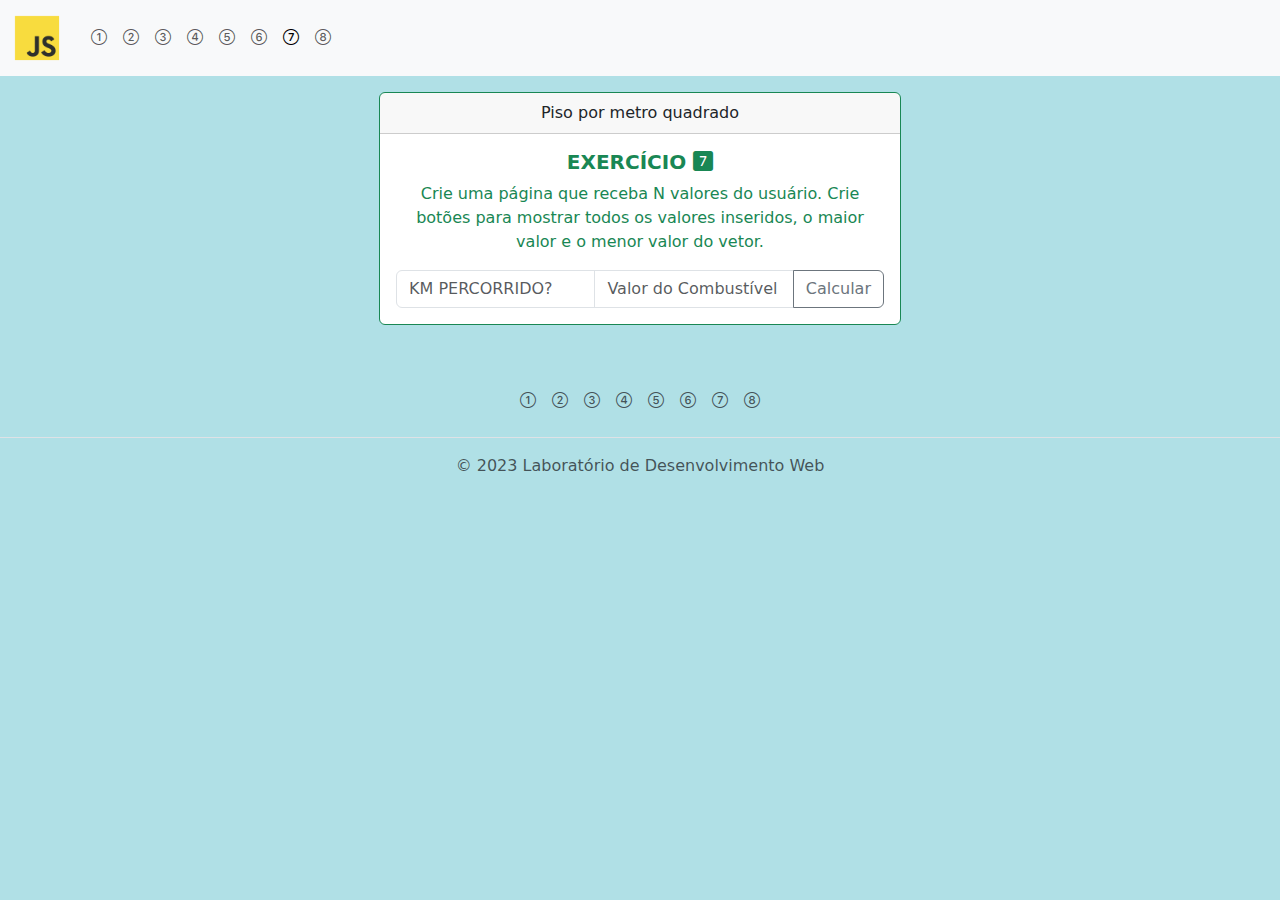
<file: exercicios/exercicio8/index.html>
<!DOCTYPE html>
<html lang="en">

<head>
    <meta charset="UTF-8">
    <meta name="viewport" content="width=device-width, initial-scale=1.0">
    <title>lISTA DE JS</title>
    <link rel="stylesheet" href="../../bootstrap/css/bootstrap.min.css">
    <link rel="stylesheet" href="../../css/style.css">
    <link rel="stylesheet" href="../../bootstrap/icons/font/bootstrap-icons.css">
    <script src="../../bootstrap/js/bootstrap.min.js"></script>

</head>

<body>

    <!-- HEADER -->
    <nav class="navbar navbar-expand-lg bg-body-tertiary">
        <div class="container-fluid">
            <a class="navbar-brand" href="../../index.html"><img src="../../img/js.png" class="img-fluid" width="5%"
                    alt="..."></a>
            <button class="navbar-toggler" type="button" data-bs-toggle="collapse" data-bs-target="#navbarNav"
                aria-controls="navbarNav" aria-expanded="false" aria-label="Toggle navigation">
                <span class="navbar-toggler-icon"></span>
            </button>
            <div class="collapse navbar-collapse" id="navbarNav">
                <ul class="navbar-nav">
                    <li class="nav-item">
                        <a class="nav-link" href="../exercicio1/index.html" aria-current="page"> <i
                                class="bi bi-1-circle"></i></a>
                    </li>
                    <li class="nav-item">
                        <a class="nav-link" href="../exercicio2/index.html"> <i class="bi bi-2-circle"></i></a>
                    </li>
                    <li class="nav-item">
                        <a class="nav-link"  href="../exercicio3/index.html"> <i class="bi bi-3-circle"></i></a>
                    </li>
                    <li class="nav-item">
                        <a class="nav-link" href="../exercicio4/index.html" aria-current="page"> <i
                                class="bi bi-4-circle"></i></a>
                    </li>
                    <li class="nav-item">
                        <a class="nav-link"  href="../exercicio5/index.html"> <i class="bi bi-5-circle"></i></a>
                    </li>
                    <li class="nav-item">
                        <a class="nav-link" href="../exercicio6/index.html"> <i class="bi bi-6-circle"></i></a>
                    </li>
                    <li class="nav-item">
                        <a class="nav-link active"> <i class="bi bi-7-circle"></i></a>
                    </li>
                    <li class="nav-item">
                        <a class="nav-link" href="../exercicio8/index.html"> <i class="bi bi-8-circle"></i></a>
                    </li>
                </ul>
            </div>
        </div>
    </nav>
    <!-- END HEADER -->




    <!-- CONTENT -->
    <div class="container text-center">
        <div class="row">
            <div class="col-md-6 offset-md-3">

                <div class="container text-center">
                    <div class="row">
                        <div class="col">

                            <div class="card border-success mb-3">
                                <div class="card-header">Piso por metro quadrado</div>
                                <div class="card-body text-success">
                                    <h5 class="card-title">EXERCÍCIO <i class="bi bi-7-square-fill"></i></h5>
                                    <p class="card-text">Crie uma página que receba N valores do usuário. Crie botões para mostrar todos os valores inseridos, o maior valor e o menor valor do vetor.</p>


                                    <div class="input-group">
                                        <input type="text" class="form-control" id="km" placeholder="KM PERCORRIDO? "
                                            aria-label="Dollar amount (with dot and two decimal places)">
                                        <input type="text" class="form-control" id="custo" placeholder="Valor do Combustível (R$/litro)"
                                            aria-label="Dollar amount (with dot and two decimal places)">

                                        <button class="btn btn-outline-secondary" id="btn"
                                            type="button">Calcular</button>
                                    </div>
                                    <script src="script.js"></script>
                                    <div id="resultado"></div>

                                </div>
                            </div>

                        </div>
                    </div>
                </div>


            </div>
        </div>
    </div>
    <!-- END CONTENT -->



    <!-- FOOTER -->
    <footer class="py-3 my-4">
        <ul class="nav justify-content-center border-bottom pb-3 mb-3">
            <li class="nav-item"><a href="../exercicio1/index.html" class="nav-link px-2 text-muted"><i
                        class="bi bi-1-circle"></i></a></li>
            <li class="nav-item"><a href="../exercicio2/index.html" class="nav-link px-2 text-muted"><i
                        class="bi bi-2-circle"></i></a></li>
            <li class="nav-item"><a href="../exercicio3/index.html" class="nav-link px-2 text-muted"><i class="bi bi-3-circle"></i></a></li>
            <li class="nav-item"><a href="../exercicio4/index.html" class="nav-link px-2 text-muted"><i
                        class="bi bi-4-circle"></i></a></li>
            <li class="nav-item"><a href="../exercicio5/index.html" class="nav-link px-2 text-muted"><i
                        class="bi bi-5-circle"></i></a></li>
            <li class="nav-item"><a href="../exercicio6/index.html" class="nav-link px-2 text-muted"><i
                        class="bi bi-6-circle"></i></a></li>
            <li class="nav-item active"><a class="nav-link px-2 text-muted"><i
                        class="bi bi-7-circle"></i></a></li>
            <li class="nav-item"><a href="../exercicio8/index.html" class="nav-link px-2 text-muted"><i
                        class="bi bi-8-circle"></i></a></li>
        </ul>
        <p class="text-center text-muted">© 2023 Laboratório de Desenvolvimento Web</p>
    </footer>
    <!-- END FOOTER -->



</body>

</html>
</file>
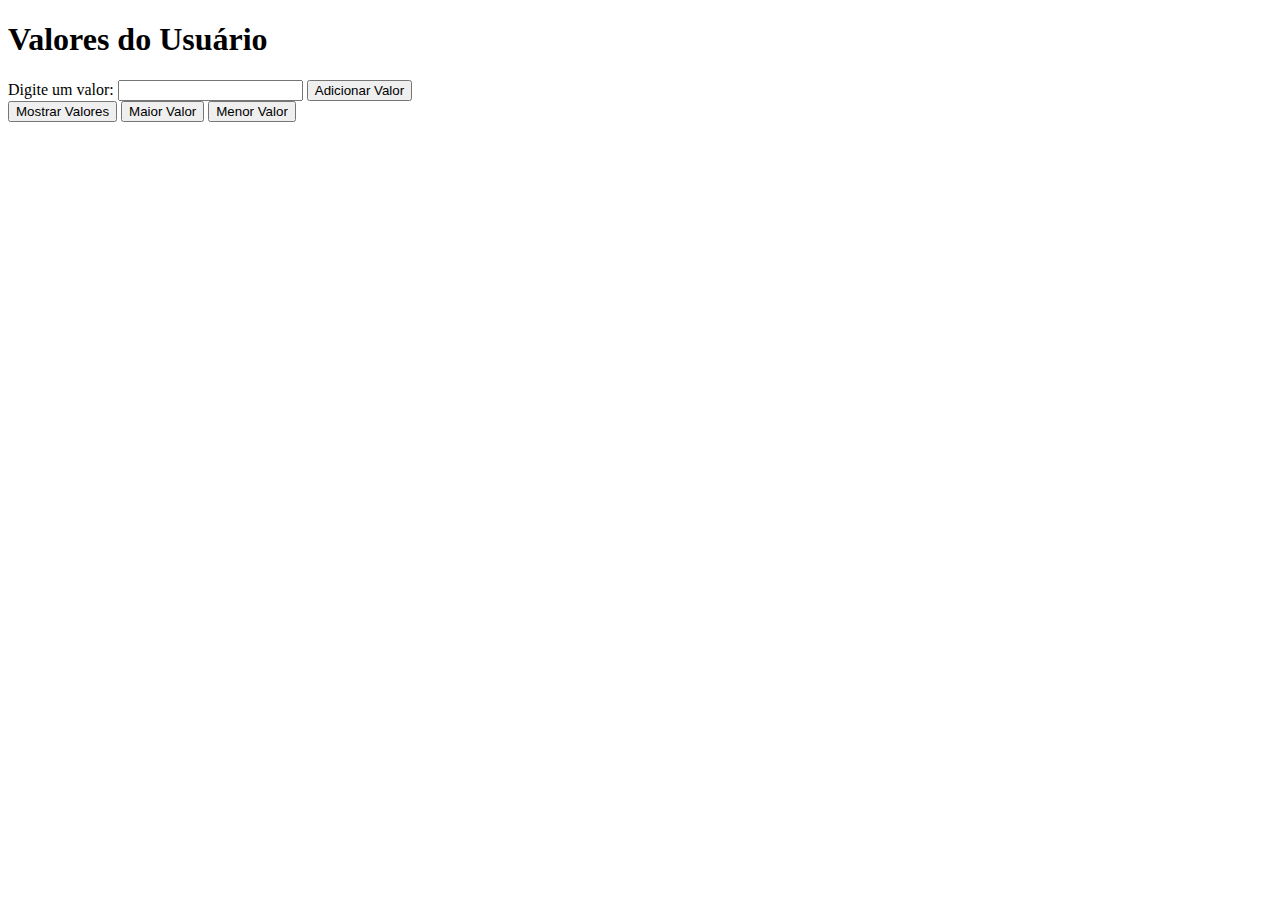
<file: exercicios/exercicio7/teste.html>
<!DOCTYPE html>
<html lang="en">
<head>
    <meta charset="UTF-8">
    <meta name="viewport" content="width=device-width, initial-scale=1.0">
    <title>Valores do Usuário</title>
</head>
<body>
    <h1>Valores do Usuário</h1>
    
    <label for="valor">Digite um valor:</label>
    <input type="number" id="valor">
    <button onclick="adicionarValor()">Adicionar Valor</button>
    
    <div>
        <button onclick="mostrarValores()">Mostrar Valores</button>
        <button onclick="mostrarMaiorValor()">Maior Valor</button>
        <button onclick="mostrarMenorValor()">Menor Valor</button>
    </div>

    <div id="resultado"></div>

    <script>
        var valores = [];

        function adicionarValor() {
            var valor = parseInt(document.getElementById('valor').value);
            if (!isNaN(valor)) {
                valores.push(valor);
                document.getElementById('valor').value = ''; // Limpa o campo de entrada
            }
        }

        function mostrarValores() {
            document.getElementById('resultado').textContent = 'Valores Inseridos: ' + valores.join(', ');
        }

        function mostrarMaiorValor() {
            if (valores.length > 0) {
                var maiorValor = Math.max.apply(null, valores);
                document.getElementById('resultado').textContent = 'Maior Valor: ' + maiorValor;
            }
        }

        function mostrarMenorValor() {
            if (valores.length > 0) {
                var menorValor = Math.min.apply(null, valores);
                document.getElementById('resultado').textContent = 'Menor Valor: ' + menorValor;
            }
        }
    </script>
</body>
</html>
</file>
<file: css/style.css>
body {
    background-color: #B0E0E6;
    font-size: 16px;
    color: #333;
}

h1,
h2,
h3,
h4,
h5,
h6 {
    font-weight: bold;
}
nav.navbar .container-fluid .navbar-brand img{
    min-width: 50px; 
    max-width: 55px;
}

.card {
    margin-top: 3%;
}

.home .card {
    background-color: #A094C9;
    color: aliceblue;
}

.home .card .btn {
    background-color: #6B4E85;
    border: none;
    border-radius: 90px 60px 90px 40px;
}
</file>
